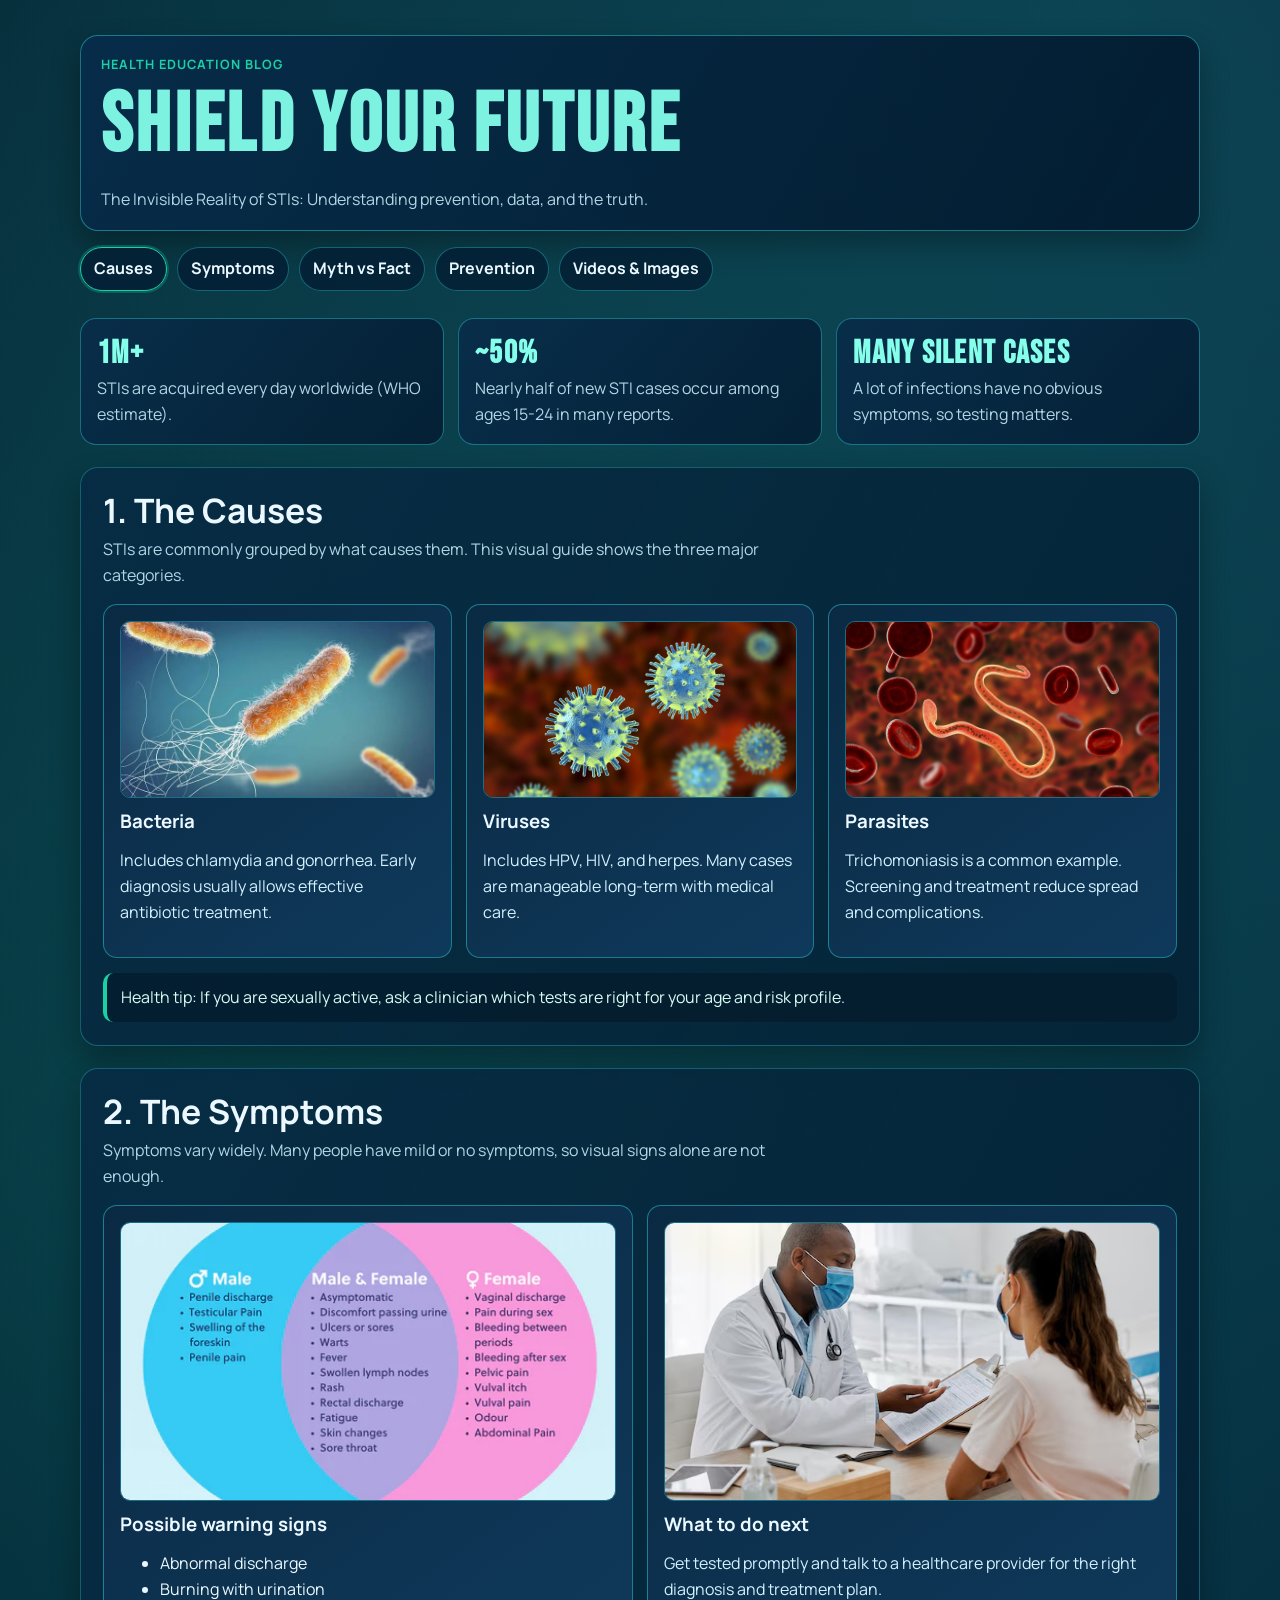
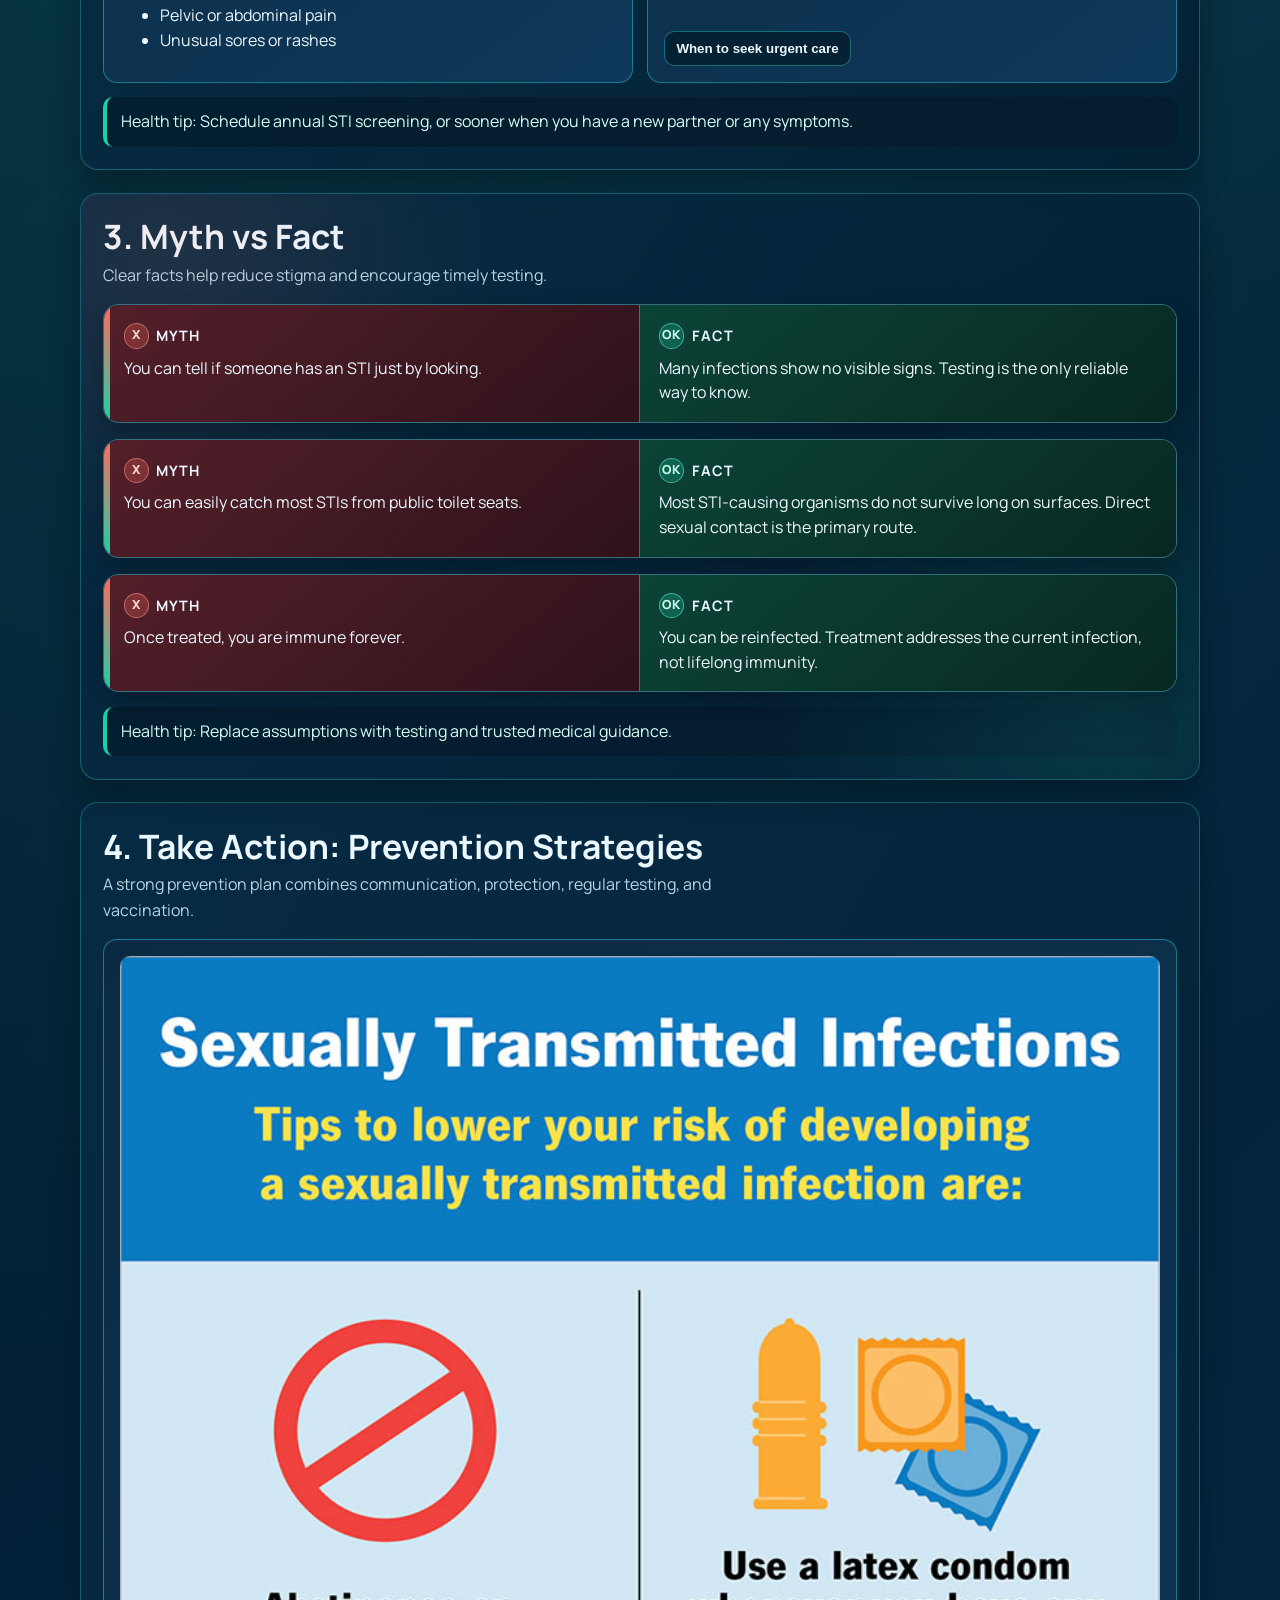
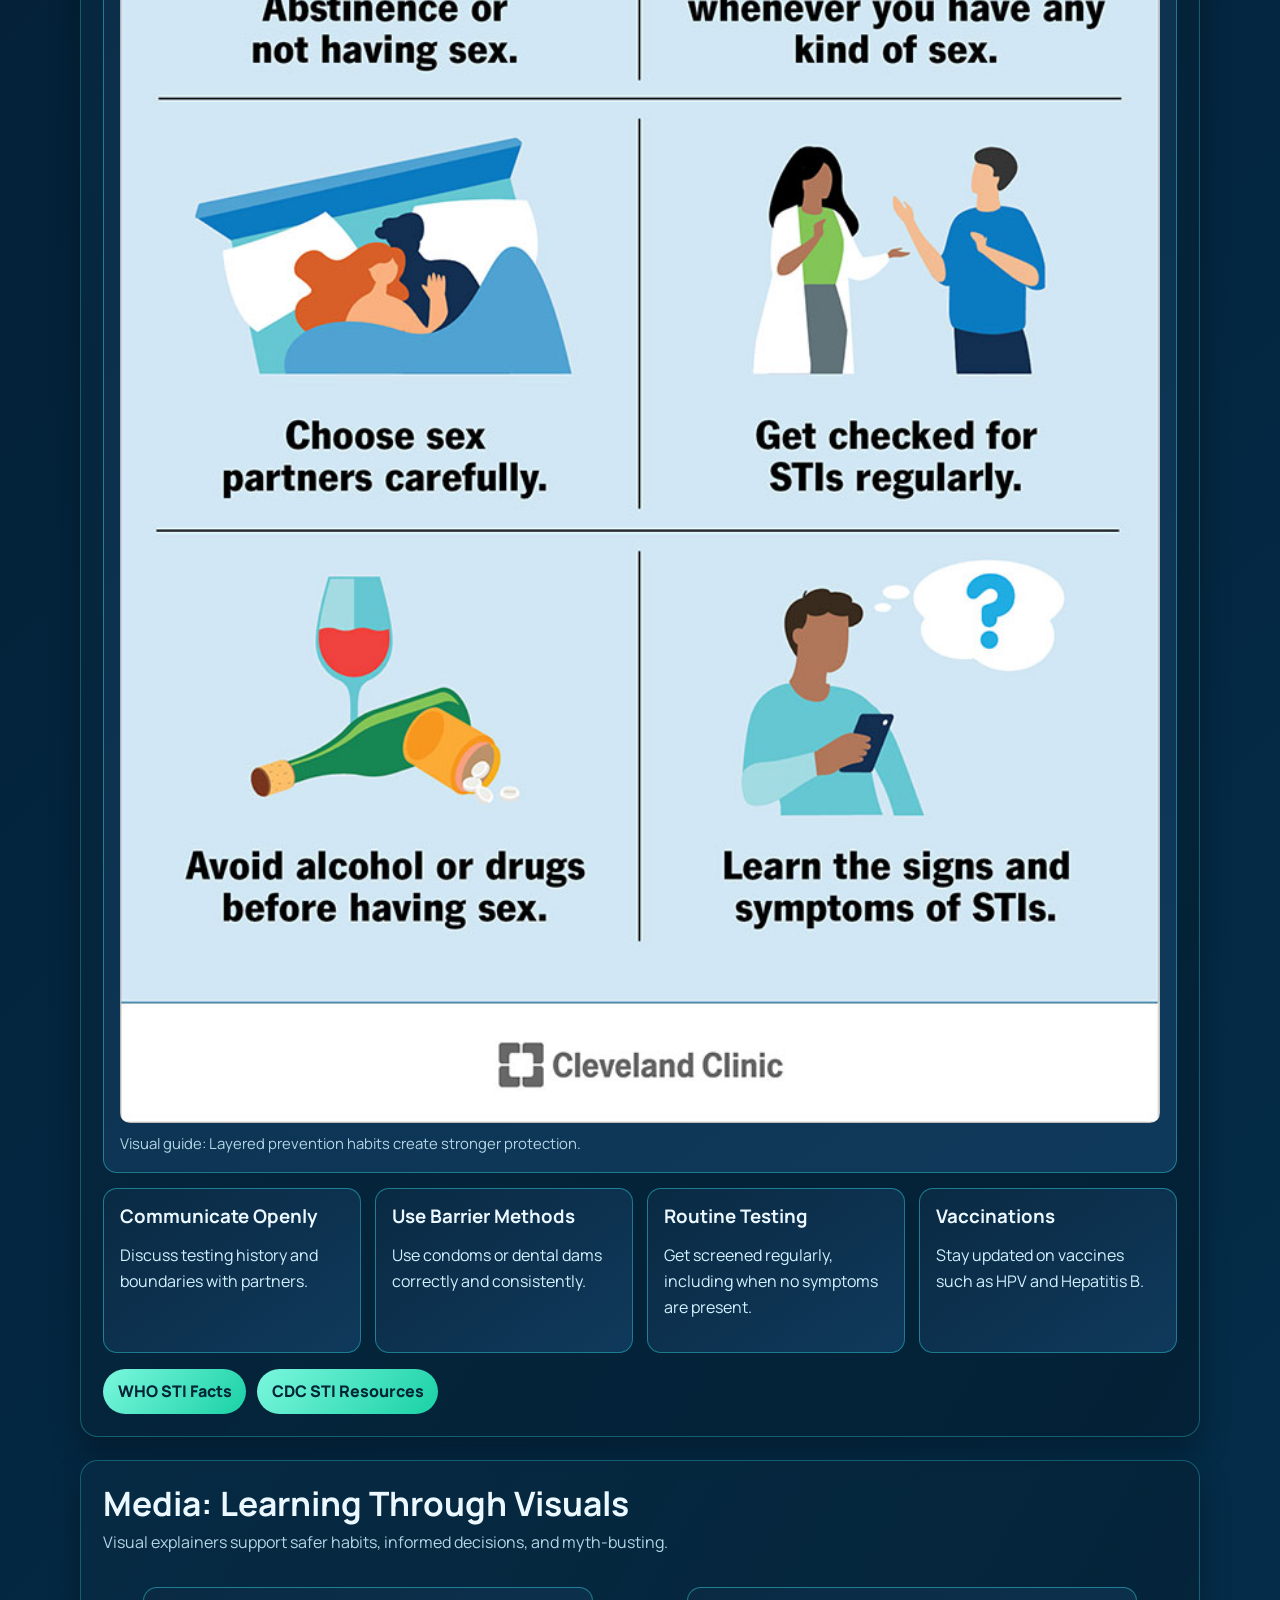
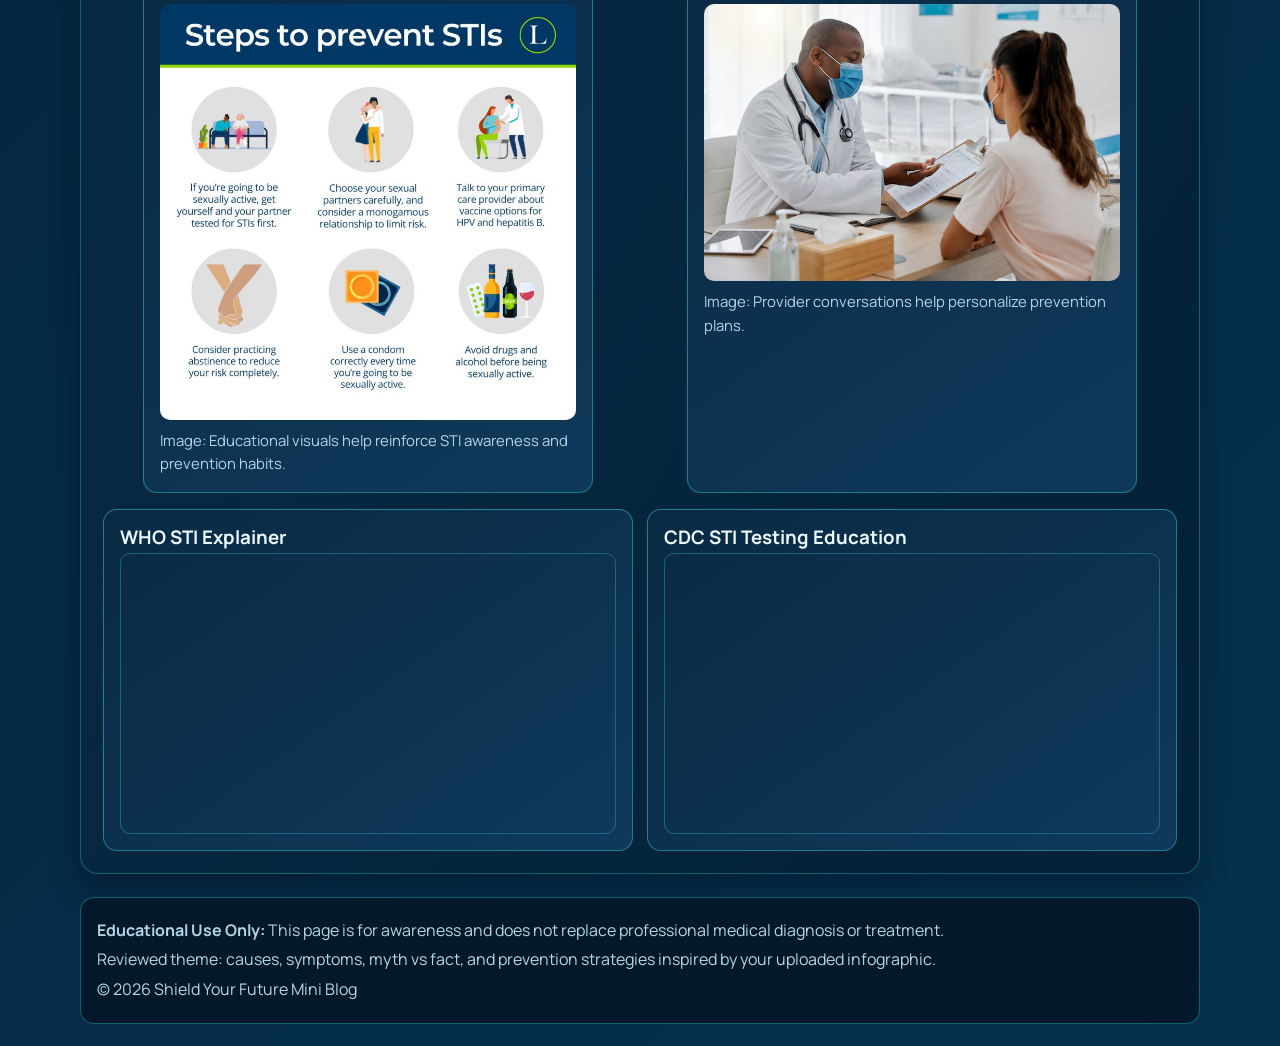
<file: sti-mini-blog/index.html>
<!DOCTYPE html>
<html lang="en">
<head>
  <meta charset="UTF-8" />
  <meta name="viewport" content="width=device-width, initial-scale=1.0" />
  <meta name="description" content="A mini STI awareness blog with causes, symptoms, myths vs facts, and prevention strategies." />
  <title>Shield Your Future | STI Awareness Mini Blog</title>
  <link rel="preconnect" href="https://fonts.googleapis.com" />
  <link rel="preconnect" href="https://fonts.gstatic.com" crossorigin />
  <link href="https://fonts.googleapis.com/css2?family=Bebas+Neue&family=Manrope:wght@400;600;700;800&display=swap" rel="stylesheet" />
  <link rel="stylesheet" href="styles.css" />
</head>
<body>
  <a class="skip-link" href="#main-content">Skip to main content</a>

  <header class="site-header">
    <div class="brand-wrap">
      <p class="kicker">Health Education Blog</p>
      <h1>Shield Your Future</h1>
      <p class="subtitle">The Invisible Reality of STIs: Understanding prevention, data, and the truth.</p>
    </div>
    <nav class="top-nav" aria-label="Primary">
      <a href="#causes">Causes</a>
      <a href="#symptoms">Symptoms</a>
      <a href="#myths">Myth vs Fact</a>
      <a href="#prevention">Prevention</a>
      <a href="#media">Videos & Images</a>
    </nav>
  </header>

  <main id="main-content">
    <section class="facts-band" aria-label="Quick facts">
      <article>
        <h2>1M+</h2>
        <p>STIs are acquired every day worldwide (WHO estimate).</p>
      </article>
      <article>
        <h2>~50%</h2>
        <p>Nearly half of new STI cases occur among ages 15-24 in many reports.</p>
      </article>
      <article>
        <h2>Many Silent Cases</h2>
        <p>A lot of infections have no obvious symptoms, so testing matters.</p>
      </article>
    </section>

    <section id="causes" class="content-section">
      <h2>1. The Causes</h2>
      <p class="section-intro">STIs are commonly grouped by what causes them. This visual guide shows the three major categories.</p>
      <div class="grid three">
        <article class="card">
          <img class="card-thumb" src="assets/images.webp" alt="Microscopic view illustration representing bacterial causes" loading="lazy" />
          <h3>Bacteria</h3>
          <p>Includes chlamydia and gonorrhea. Early diagnosis usually allows effective antibiotic treatment.</p>
        </article>
        <article class="card">
          <img class="card-thumb" src="assets/virus.jpg" alt="Microscopic image representing viral causes" loading="lazy" />
          <h3>Viruses</h3>
          <p>Includes HPV, HIV, and herpes. Many cases are manageable long-term with medical care.</p>
        </article>
        <article class="card">
          <img class="card-thumb" src="assets/parasites.jpg" alt="Microscopic image representing parasitic causes" loading="lazy" />
          <h3>Parasites</h3>
          <p>Trichomoniasis is a common example. Screening and treatment reduce spread and complications.</p>
        </article>
      </div>
      <p class="tip">Health tip: If you are sexually active, ask a clinician which tests are right for your age and risk profile.</p>
    </section>

    <section id="symptoms" class="content-section">
      <h2>2. The Symptoms</h2>
      <p class="section-intro">Symptoms vary widely. Many people have mild or no symptoms, so visual signs alone are not enough.</p>
      <div class="grid two">
        <article class="card">
          <img class="card-thumb" src="assets/STI_Symptoms_by_Gender_1_480x480.webp" alt="Infographic of possible HIV-related symptoms" loading="lazy" />
          <h3>Possible warning signs</h3>
          <ul>
            <li>Abnormal discharge</li>
            <li>Burning with urination</li>
            <li>Pelvic or abdominal pain</li>
            <li>Unusual sores or rashes</li>
          </ul>
        </article>
        <article class="card">
          <img class="card-thumb" src="assets/doctor.avif" alt="Consultation with a healthcare professional" loading="lazy" />
          <h3>What to do next</h3>
          <p>Get tested promptly and talk to a healthcare provider for the right diagnosis and treatment plan.</p>
          <button class="accordion-btn" aria-expanded="false" aria-controls="symptom-more">When to seek urgent care</button>
          <div id="symptom-more" class="accordion-panel" hidden>
            <p>Seek urgent care for severe pelvic pain, fever, painful swelling, or pregnancy-related symptoms. Early care can prevent complications.</p>
          </div>
        </article>
      </div>
      <p class="tip">Health tip: Schedule annual STI screening, or sooner when you have a new partner or any symptoms.</p>
    </section>

    <section id="myths" class="content-section">
      <h2>3. Myth vs Fact</h2>
      <p class="section-intro">Clear facts help reduce stigma and encourage timely testing.</p>
      <div class="myth-fact-list">
        <article class="myth-fact-card">
          <div class="myth"><h3>Myth</h3><p>You can tell if someone has an STI just by looking.</p></div>
          <div class="fact"><h3>Fact</h3><p>Many infections show no visible signs. Testing is the only reliable way to know.</p></div>
        </article>
        <article class="myth-fact-card">
          <div class="myth"><h3>Myth</h3><p>You can easily catch most STIs from public toilet seats.</p></div>
          <div class="fact"><h3>Fact</h3><p>Most STI-causing organisms do not survive long on surfaces. Direct sexual contact is the primary route.</p></div>
        </article>
        <article class="myth-fact-card">
          <div class="myth"><h3>Myth</h3><p>Once treated, you are immune forever.</p></div>
          <div class="fact"><h3>Fact</h3><p>You can be reinfected. Treatment addresses the current infection, not lifelong immunity.</p></div>
        </article>
      </div>
      <p class="tip">Health tip: Replace assumptions with testing and trusted medical guidance.</p>
    </section>

    <section id="prevention" class="content-section">
      <h2>4. Take Action: Prevention Strategies</h2>
      <p class="section-intro">A strong prevention plan combines communication, protection, regular testing, and vaccination.</p>
      <figure class="card media-card prevention-hero">
        <img src="assets/preventive-measures-for-stis.jpg" alt="Poster-style image showing preventive measures for STIs" loading="lazy" />
        <figcaption>Visual guide: Layered prevention habits create stronger protection.</figcaption>
      </figure>
      <div class="grid four">
        <article class="card action">
          <h3>Communicate Openly</h3>
          <p>Discuss testing history and boundaries with partners.</p>
        </article>
        <article class="card action">
          <h3>Use Barrier Methods</h3>
          <p>Use condoms or dental dams correctly and consistently.</p>
        </article>
        <article class="card action">
          <h3>Routine Testing</h3>
          <p>Get screened regularly, including when no symptoms are present.</p>
        </article>
        <article class="card action">
          <h3>Vaccinations</h3>
          <p>Stay updated on vaccines such as HPV and Hepatitis B.</p>
        </article>
      </div>
      <div class="cta-row">
        <a class="cta" href="https://www.who.int/news-room/fact-sheets/detail/sexually-transmitted-infections-(stis)" target="_blank" rel="noopener noreferrer">WHO STI Facts</a>
        <a class="cta" href="https://www.cdc.gov/sti/" target="_blank" rel="noopener noreferrer">CDC STI Resources</a>
      </div>
    </section>

    <section id="media" class="content-section">
      <h2>Media: Learning Through Visuals</h2>
      <p class="section-intro">Visual explainers support safer habits, informed decisions, and myth-busting.</p>
      <div class="grid two media-grid">
        <figure class="card media-card">
          <img src="assets/steps-to-prevent-sti.jpg" alt="Educational STI awareness graphic" loading="lazy" />
          <figcaption>Image: Educational visuals help reinforce STI awareness and prevention habits.</figcaption>
        </figure>
        <figure class="card media-card">
          <img src="assets/doctor.avif" alt="Person in consultation with a healthcare professional" loading="lazy" />
          <figcaption>Image: Provider conversations help personalize prevention plans.</figcaption>
        </figure>
      </div>
      <div class="grid two video-grid">
        <article class="card video-card">
          <h3>WHO STI Explainer</h3>
          <div class="video-wrap">
            <iframe title="WHO STI Explainer" src="https://www.youtube.com/embed/qz8AAwBrReo" loading="lazy" allow="accelerometer; autoplay; clipboard-write; encrypted-media; gyroscope; picture-in-picture; web-share" referrerpolicy="strict-origin-when-cross-origin" allowfullscreen></iframe>
          </div>
        </article>
        <article class="card video-card">
          <h3>CDC STI Testing Education</h3>
          <div class="video-wrap">
            <iframe title="CDC STI Testing Education" src="https://www.youtube.com/embed/q_5t32Y4xjM" loading="lazy" allow="accelerometer; autoplay; clipboard-write; encrypted-media; gyroscope; picture-in-picture; web-share" referrerpolicy="strict-origin-when-cross-origin" allowfullscreen></iframe>
          </div>
        </article>
      </div>
    </section>
  </main>

  <footer class="site-footer">
    <p><strong>Educational Use Only:</strong> This page is for awareness and does not replace professional medical diagnosis or treatment.</p>
    <p>Reviewed theme: causes, symptoms, myth vs fact, and prevention strategies inspired by your uploaded infographic.</p>
    <p>&copy; <span id="year"></span> Shield Your Future Mini Blog</p>
  </footer>

  <script src="script.js"></script>
</body>
</html>
</file>
<file: sti-mini-blog/styles.css>
:root {
  --bg-1: #021426;
  --bg-2: #05314f;
  --surface: #0a2a43;
  --surface-2: #0f395b;
  --line: #2ec9d3;
  --text: #ebf8ff;
  --muted: #b3d6e6;
  --accent: #1ad1a5;
  --warning: #ff6a5e;
  --max-width: 1120px;
  --radius: 16px;
  --shadow: 0 14px 30px rgba(0, 0, 0, 0.3);
}

* {
  box-sizing: border-box;
}

html {
  scroll-behavior: smooth;
}

body {
  margin: 0;
  font-family: "Manrope", sans-serif;
  color: var(--text);
  background:
    radial-gradient(circle at 15% 20%, rgba(26, 209, 165, 0.18), transparent 38%),
    radial-gradient(circle at 85% 0%, rgba(46, 201, 211, 0.22), transparent 32%),
    linear-gradient(135deg, var(--bg-1), var(--bg-2));
  line-height: 1.6;
}

.skip-link {
  position: absolute;
  left: -9999px;
  top: auto;
}

.skip-link:focus {
  left: 1rem;
  top: 1rem;
  background: #ffffff;
  color: #001522;
  padding: 0.5rem 0.8rem;
  border-radius: 8px;
  z-index: 9999;
}

.site-header,
main,
.site-footer {
  width: min(100% - 2rem, var(--max-width));
  margin-inline: auto;
}

.site-header {
  padding: 2rem 0 1.3rem;
}

.brand-wrap {
  border: 1px solid rgba(46, 201, 211, 0.5);
  border-radius: 18px;
  padding: 1.1rem 1.25rem;
  background: linear-gradient(120deg, rgba(7, 44, 74, 0.94), rgba(2, 24, 44, 0.88));
  box-shadow: var(--shadow);
}

.kicker {
  margin: 0;
  letter-spacing: 0.08em;
  text-transform: uppercase;
  color: var(--accent);
  font-weight: 700;
  font-size: 0.8rem;
}

h1,
h2,
h3 {
  margin-top: 0;
  line-height: 1.2;
}

h1 {
  margin: 0.2rem 0 0.6rem;
  font-family: "Bebas Neue", sans-serif;
  font-size: clamp(2.5rem, 9vw, 5.2rem);
  letter-spacing: 0.04em;
  color: #7df2e0;
}

.subtitle {
  margin: 0;
  color: var(--muted);
  font-size: 1rem;
  max-width: 62ch;
}

.top-nav {
  margin-top: 1rem;
  display: flex;
  flex-wrap: wrap;
  gap: 0.65rem;
}

.top-nav a {
  text-decoration: none;
  color: var(--text);
  border: 1px solid rgba(46, 201, 211, 0.4);
  background: rgba(4, 33, 54, 0.9);
  padding: 0.5rem 0.8rem;
  border-radius: 999px;
  font-weight: 700;
}

.top-nav a:hover,
.top-nav a:focus-visible,
.top-nav a.active {
  border-color: var(--accent);
  box-shadow: 0 0 0 2px rgba(26, 209, 165, 0.25);
  outline: none;
}

.facts-band {
  margin-top: 0.4rem;
  display: grid;
  grid-template-columns: 1fr;
  gap: 0.9rem;
}

.facts-band article {
  border: 1px solid rgba(46, 201, 211, 0.45);
  border-radius: var(--radius);
  background: linear-gradient(130deg, rgba(9, 45, 74, 0.95), rgba(4, 31, 52, 0.95));
  padding: 1rem;
}

.facts-band h2 {
  margin: 0;
  font-family: "Bebas Neue", sans-serif;
  letter-spacing: 0.04em;
  font-size: 2rem;
  color: #86ffea;
}

.facts-band p {
  margin: 0.2rem 0 0;
  color: var(--muted);
}

.content-section {
  margin-top: 1.4rem;
  padding: 1.2rem;
  border-radius: 18px;
  border: 1px solid rgba(46, 201, 211, 0.35);
  background: linear-gradient(120deg, rgba(7, 43, 68, 0.9), rgba(4, 31, 50, 0.82));
  box-shadow: var(--shadow);
}

.content-section h2 {
  margin-bottom: 0.4rem;
  font-size: clamp(1.5rem, 3.3vw, 2.1rem);
}

.section-intro {
  margin-top: 0;
  color: var(--muted);
  max-width: 68ch;
}

.grid {
  display: grid;
  gap: 0.9rem;
}

.grid.two,
.grid.three,
.grid.four {
  grid-template-columns: 1fr;
}

.card {
  border: 1px solid rgba(46, 201, 211, 0.5);
  background: linear-gradient(145deg, var(--surface), var(--surface-2));
  padding: 1rem;
  border-radius: 14px;
}

.card h3 {
  margin-bottom: 0.3rem;
}

.card-thumb {
  width: 100%;
  aspect-ratio: 16 / 9;
  object-fit: cover;
  display: block;
  border-radius: 10px;
  margin-bottom: 0.75rem;
  border: 1px solid rgba(46, 201, 211, 0.42);
}

.card p {
  color: #d3f2ff;
}

.card ul {
  margin-bottom: 0;
}

.tip {
  margin-bottom: 0;
  margin-top: 0.9rem;
  padding: 0.75rem 0.85rem;
  border-left: 4px solid var(--accent);
  border-radius: 10px;
  background: rgba(5, 28, 45, 0.78);
  color: #d8fdf5;
}

#myths {
  position: relative;
  overflow: hidden;
}

#myths::before {
  content: "";
  position: absolute;
  inset: 0;
  pointer-events: none;
  background:
    radial-gradient(circle at 8% 10%, rgba(255, 106, 94, 0.1), transparent 28%),
    radial-gradient(circle at 92% 88%, rgba(26, 209, 165, 0.13), transparent 30%);
}

#myths .myth-fact-list {
  position: relative;
  display: grid;
  gap: 1rem;
}

#myths .myth-fact-card {
  position: relative;
  display: grid;
  grid-template-columns: 1fr;
  border: 1px solid rgba(124, 227, 234, 0.4);
  border-radius: 16px;
  overflow: hidden;
  background: linear-gradient(135deg, rgba(8, 38, 60, 0.9), rgba(5, 28, 46, 0.86));
  box-shadow: 0 12px 24px rgba(0, 0, 0, 0.26);
  transition: transform 180ms ease, border-color 180ms ease, box-shadow 180ms ease;
}

#myths .myth-fact-card:hover {
  transform: translateY(-2px);
  border-color: rgba(124, 227, 234, 0.72);
  box-shadow: 0 16px 34px rgba(0, 0, 0, 0.32);
}

#myths .myth-fact-card::after {
  content: "";
  position: absolute;
  inset: 0 auto 0 0;
  width: 6px;
  background: linear-gradient(180deg, #ff6a5e, #1ad1a5);
}

#myths .myth,
#myths .fact {
  padding: 1rem 1rem 1.05rem 1.2rem;
}

#myths .myth {
  background: linear-gradient(140deg, rgba(91, 30, 39, 0.9), rgba(51, 17, 24, 0.9));
  border-bottom: 1px solid rgba(255, 130, 116, 0.45);
}

#myths .fact {
  background: linear-gradient(140deg, rgba(13, 71, 55, 0.9), rgba(8, 41, 31, 0.92));
}

#myths .myth h3,
#myths .fact h3 {
  display: inline-flex;
  align-items: center;
  gap: 0.45rem;
  margin-bottom: 0.45rem;
  font-size: 0.9rem;
  letter-spacing: 0.08em;
  text-transform: uppercase;
}

#myths .myth h3::before,
#myths .fact h3::before {
  display: inline-grid;
  place-items: center;
  width: 1.45rem;
  height: 1.45rem;
  border-radius: 999px;
  font-size: 0.78rem;
  font-weight: 800;
}

#myths .myth h3::before {
  content: "x";
  background: rgba(255, 106, 94, 0.26);
  color: #ffd8d4;
  border: 1px solid rgba(255, 152, 142, 0.55);
}

#myths .fact h3::before {
  content: "ok";
  background: rgba(26, 209, 165, 0.24);
  color: #d1fff3;
  border: 1px solid rgba(111, 248, 216, 0.52);
}

#myths .myth p,
#myths .fact p {
  margin: 0;
  line-height: 1.55;
  color: #eef8ff;
}

.cta-row {
  margin-top: 1rem;
  display: flex;
  flex-wrap: wrap;
  gap: 0.7rem;
}

.cta {
  text-decoration: none;
  color: #042535;
  font-weight: 800;
  background: linear-gradient(130deg, #7bf7de, #1ad1a5);
  padding: 0.6rem 0.9rem;
  border-radius: 999px;
}

.accordion-btn {
  margin-top: 0.8rem;
  border: 1px solid rgba(46, 201, 211, 0.45);
  color: var(--text);
  background: rgba(5, 32, 49, 0.92);
  border-radius: 10px;
  padding: 0.55rem 0.7rem;
  font-weight: 700;
  cursor: pointer;
}

.accordion-btn:focus-visible,
.cta:focus-visible {
  outline: 2px solid #ffffff;
  outline-offset: 2px;
}

.accordion-panel {
  margin-top: 0.7rem;
  border-radius: 10px;
  border: 1px dashed rgba(46, 201, 211, 0.5);
  padding: 0.7rem;
  background: rgba(2, 24, 41, 0.72);
}

.media-card img {
  width: 100%;
  height: auto;
  display: block;
  border-radius: 10px;
}

.media-card figcaption {
  margin-top: 0.55rem;
  color: var(--muted);
  font-size: 0.93rem;
}

.prevention-hero {
  margin: 0.4rem 0 0.95rem;
}

.video-wrap {
  position: relative;
  width: 100%;
  padding-top: 56.25%;
  border-radius: 10px;
  overflow: hidden;
  border: 1px solid rgba(46, 201, 211, 0.35);
}

.video-wrap iframe {
  position: absolute;
  inset: 0;
  width: 100%;
  height: 100%;
  border: 0;
}

.site-footer {
  margin-top: 1.4rem;
  margin-bottom: 1.4rem;
  padding: 1rem;
  border-radius: 14px;
  border: 1px solid rgba(46, 201, 211, 0.4);
  background: rgba(4, 24, 40, 0.9);
  color: var(--muted);
}

.site-footer p {
  margin: 0.25rem 0;
}

@media (min-width: 640px) {
  .facts-band {
    grid-template-columns: repeat(3, 1fr);
  }

  .grid.two {
    grid-template-columns: repeat(2, 1fr);
  }

  #myths .myth-fact-card {
    grid-template-columns: repeat(2, 1fr);
  }

  #myths .myth {
    border-bottom: 0;
    border-right: 1px solid rgba(255, 130, 116, 0.45);
  }
}

@media (min-width: 900px) {
  .site-header {
    padding-top: 2.2rem;
  }

  .grid.three {
    grid-template-columns: repeat(3, 1fr);
  }

  .grid.four {
    grid-template-columns: repeat(4, 1fr);
  }

  .content-section {
    padding: 1.4rem;
  }
}
</file>
